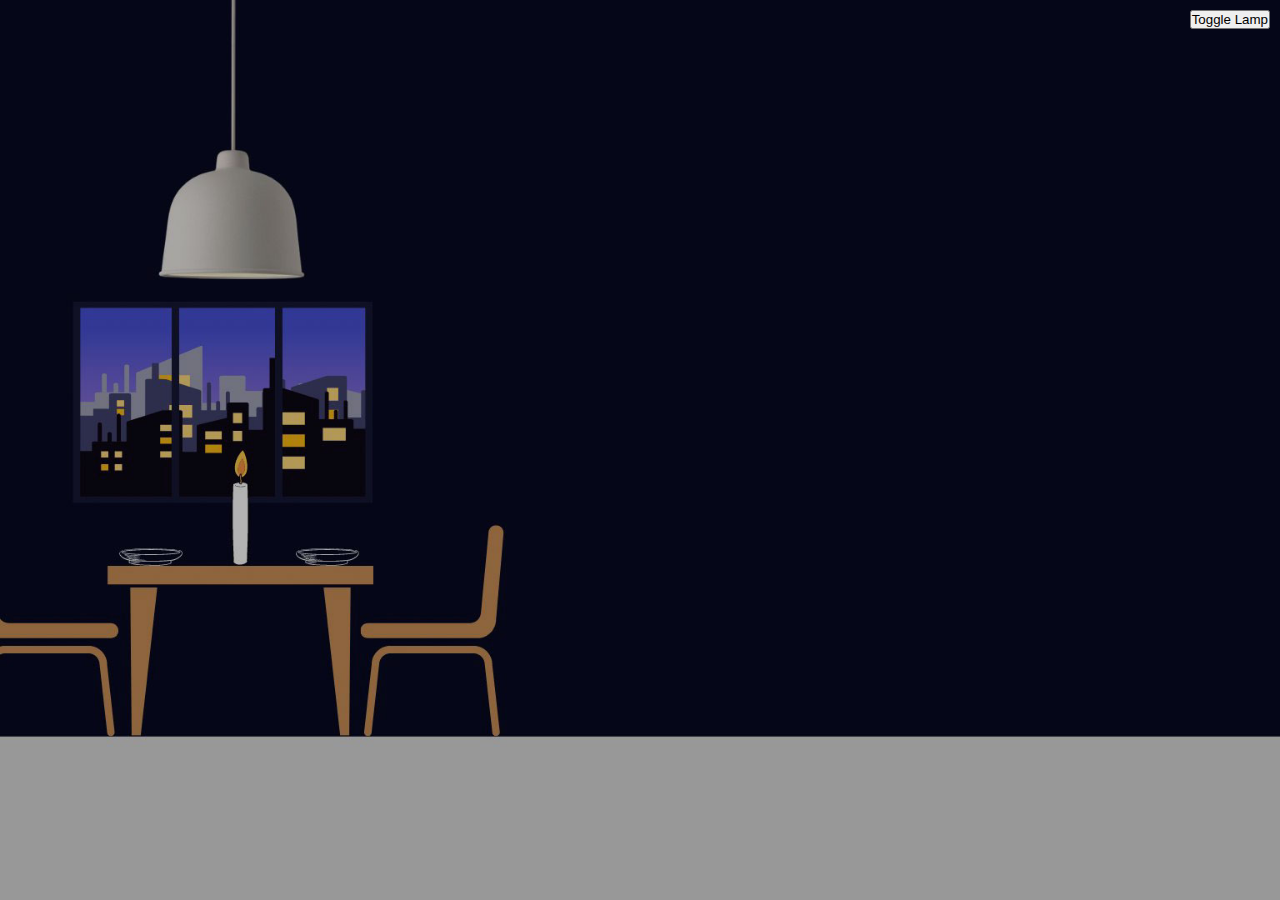
<file: index.html>
<!DOCTYPE html>
<html>
<head>
  <meta name="viewport" content="width=device-width, initial-scale=1.0">
  <title>Lamp website</title>
  <link rel="stylesheet" href="askabout.css">
</head>
<body>
  <button id="toggleBtn">Toggle Lamp</button>

  <div class="container">

    <img src="bg2update.jpg" class="lampon">
      <div class = "content">
    <h1>DATE WITH<br><span>STANFORD</span></h1>
    <a href="https://ilikepatato.github.io/date/daynight.html" class="btn">Yes</a>
    <a href="https://ilikepatato.github.io/date/daynight.html" class="btn2">Pls say yes</a>


  </div>




  <script>
    var container = document.querySelector(".container");
    var lampOn = document.querySelector(".lampon");
    var toggleBtn = document.getElementById("toggleBtn");



    toggleBtn.addEventListener("click", function() {

      container.classList.toggle("active");

    });
  </script>
</body>
</html>
</file>
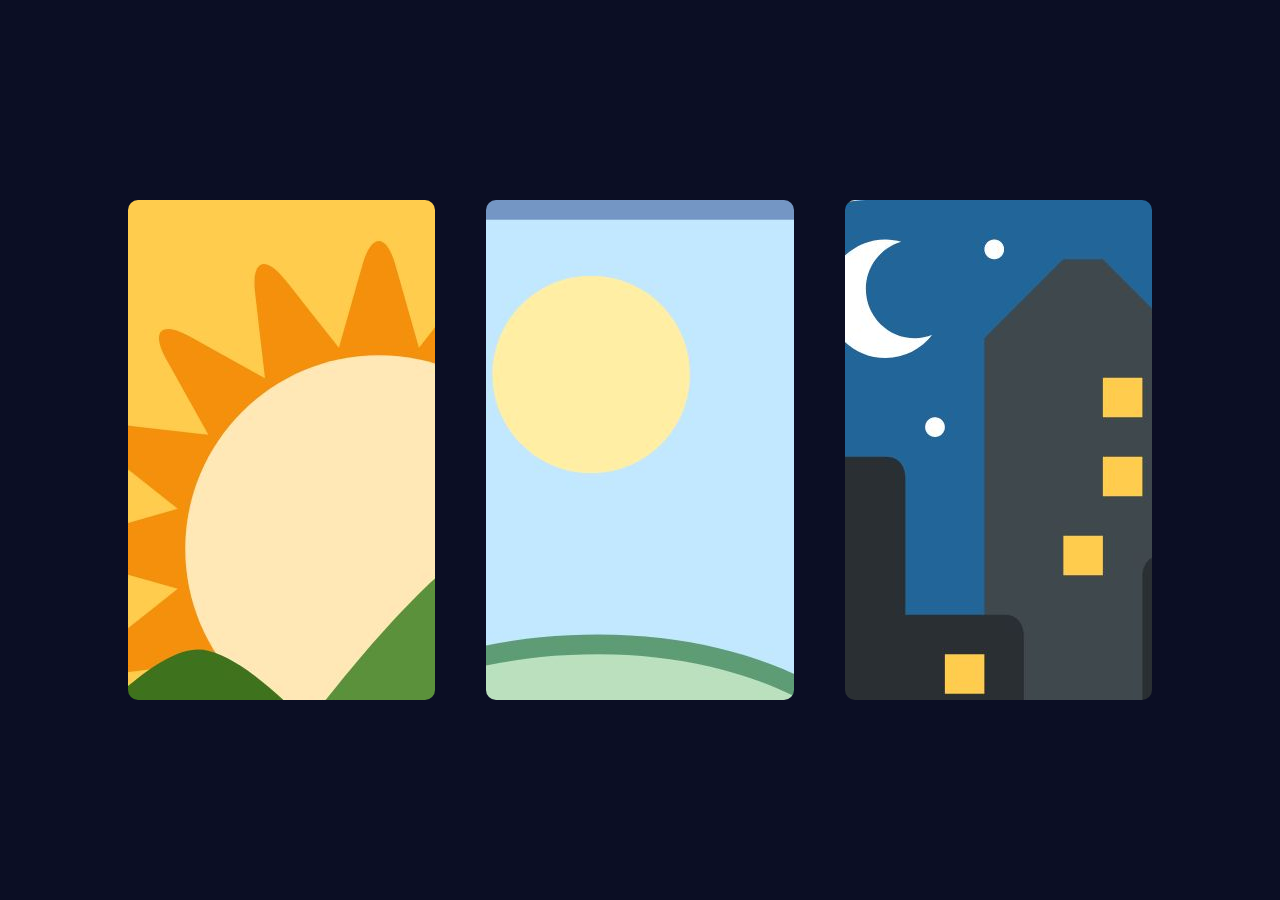
<file: daynight.html>
<!DOCTYPE html>
<html>
<head>
  <meta name="viewport" content="width=device-width, initial-scale=1.0">
  <title>Lamp website</title>
  <link rel="stylesheet" href="askabout.css">
</head>
<body>
	<div class = "container_daynight">
		<div class= "row">
			<a href="https://ilikepatato.github.io/date/JK.html" class="daynight-col">
				<img src="day.jpg">
				<div class="layer">
					<h3>DAY</h3>
				</div>
			</a>
			<a href="https://ilikepatato.github.io/date/JK.html" class="daynight-col">
				<img src="afternoon.jpg">
				<div class="layer">
					<h3>AFTERNOON</h3>
				</div>
			</a>
			<a href="https://ilikepatato.github.io/date/JK.html" class="daynight-col">
				<img src="night.jpg">
				<div class="layer">
					<h3>NIGHT</h3>
				</div>
			</a>


		</div>
	</div>
</file>
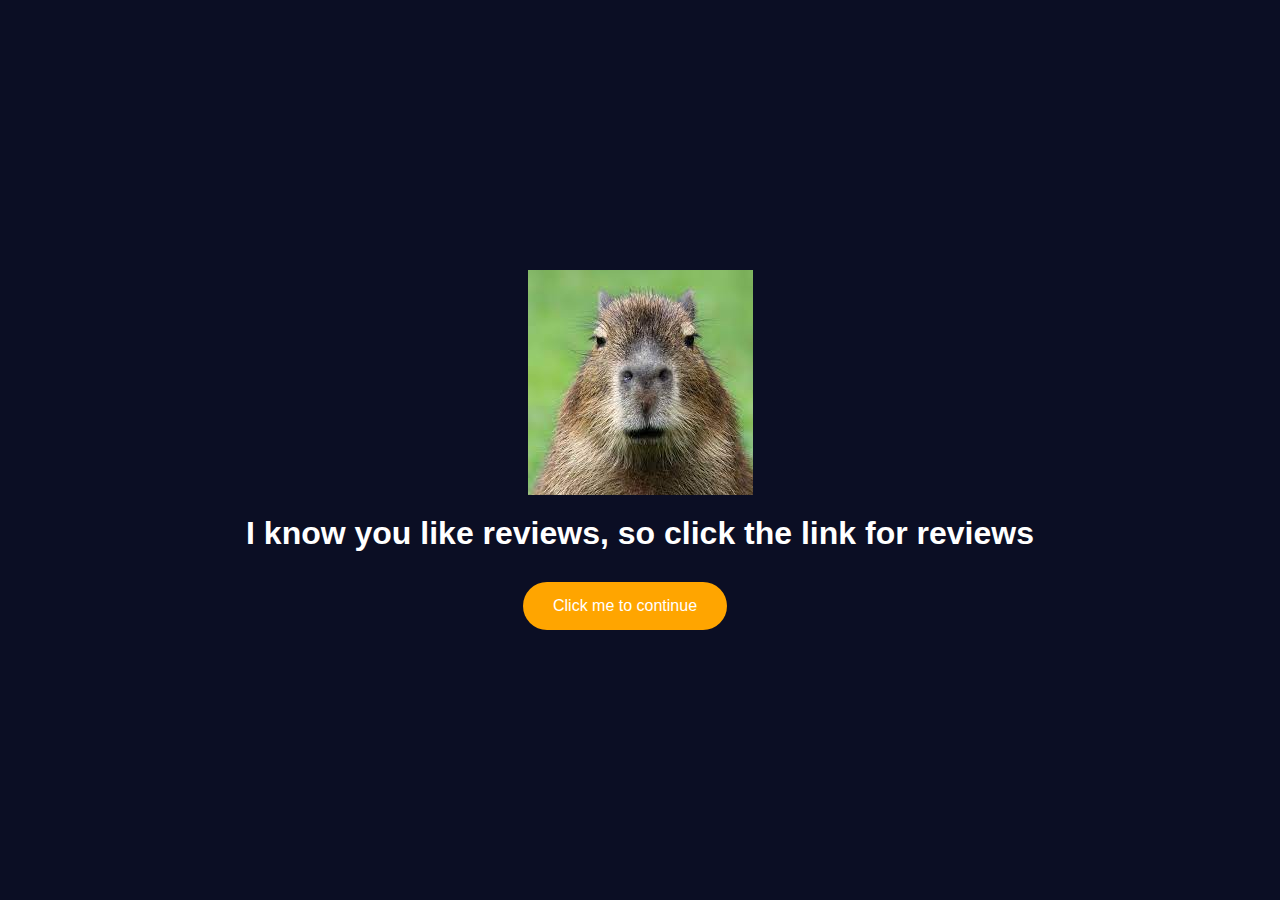
<file: final_page.html>
<!DOCTYPE html>
<html>
<head>
  <meta name="viewport" content="width=device-width, initial-scale=1.0">
  <title>Lamp website</title>
  <link rel="stylesheet" href="askabout.css">
</head>
<body>
	<div class="capycontainer">
		<img src="capy2.jpg">
		<div class="capycontent">
			<h1>I know you like reviews, so click the link for reviews</h1>
			<a href="https://www.google.com/search?q=tap+room+kl&rlz=1C1EJFC_enMY891MY891&oq=tap+room+kl&gs_lcrp=EgZjaHJvbWUqEAgAEAAYgwEY4wIYsQMYgAQyEAgAEAAYgwEY4wIYsQMYgAQyEwgBEC4YgwEYrwEYxwEYsQMYgAQyBggCEEUYOzIHCAMQABiABDIHCAQQABiABDIGCAUQRRhAMgcIBhAAGIAEMgcIBxAAGIAE0gEIMTU5MWowajeoAgCwAgA&sourceid=chrome&ie=UTF-8#lrd=0x31cc475c3a4a10a3:0x890695a45fa1bc0a,1,,,," class="btn3">Click me to continue</a>
		</div>
	</div>
</body>
</html>
</file>
<file: askabout.css>
* {
  margin: 0;
  padding: 0;
  font-family: 'poppins', sans-serif;
  box-sizing: border-box;
}

body, html {
  height: 100%;
  margin: 0;
  overflow: hidden;
  background-color: #0b0e24;
  z-index = -1;
}

#toggleBtn {
  position: absolute;
  top: 10px;
  right: 10px;
  z-index: 2;
}

.container{
  width: auto;
  height: 100vh;
  background-image: url("bg1update.jpg");
  background-position: center;
  background-size:cover;
  padding: 0 7%;
  color: #fff;
}




.lampon {
  position: absolute;
  top: 0;
  left: 0;
  object-fit: cover;
  width: 100%;
  height: 100vh;
  opacity: 0;
  transition: opacity 0.5s;
}



.container.active .lampon,.container.active .content{
  opacity: 1;
}


.content{
  position: absolute;
  top: 40%;
  left: 75%;
  transform: translate(-50%, -50%); /* Center the content */
  text-align: center; /* Align the text center */
  z-index: 3;
  opacity: 0;
  transition: opacity 0.5s ease;

}


.content h1{
  font-size: 70px;
}
.content h1 span{
  color:blue;
}
.content .btn{
  display: inline-block;
  margin-top: 30px;
  background: orange;
  color: white;
  text-decoration: none;
  padding: 15px 30px;
  border-radius:30px;
  margin-right: 30px;
}

.content .btn2{
  display: inline-block;
  margin-top: 10px;
  background: orange;
  color: white;
  text-decoration: none;
  padding: 15px 30px;
  border-radius:30px;

}
@media only screen and (max-width: 420px){
  .container{
    height: 60%;
    padding: 0 110%;
    margin-right: -20%;
    position: absolute;
  }

  .lampon{
    height: 100%;
    margin-top:0px;
    padding-right:-5%;
    top: 0;
    left: 0;

    margin-right: -25%;

  }

  #toggleBtn{
    top:750px;
    margin-right:120px;
    padding:5%;


  }

  body,html{
    background-color: #0b0e24;
    z-index = -1;
  }

  .content{
    top:630px;
    left: 195px;
    margin-bottom: 10px


  }

  .content h1{
  font-size: 55px;
}

  .content .btn{
  margin-top:8px;
  }
}



/*----DAY & NIGHT -----*/
.container_daynight {
  display: flex;
  justify-content: center;
  align-items: center;
  height: 100vh; /* Adjust the height as needed */
}

.daynight-col{
  height:500px;
  margin-top: 50px;
  flex-basis: 30%;
  border-radius: 10px;
  margin-bottom:50px;
  position: relative;
  overflow: hidden;
}

.row{
  width: 80%;
  display: flex;
  justify-content: space-between;
  align-items: center;

}

.layer{
  background: transparent;
  height: 100%;
  width: 100%;
  position: absolute;
  top: 0;
  left: 0;
  transition:0.1s;
}

.layer h3{
  width: 100%;
  font-weight: 500;
  color: black;
  font-size: 26px;
  bottom: 0;
  left: 0;
  text-align: center;
  position: absolute;
  opacity: 0;
  transition: 0.5s;
}



.layer:hover{
  background: rgba(255, 255, 255,0.7);
}

.layer:hover h3{
  bottom: 49%;
  opacity: 1;
}

/*---jk---*/
.capycontainer{
  display:flex;
  flex-direction: column;
  justify-content: center;
  align-items: center;
  height: 100vh; /* Optional, adjust the height as needed */
}

.capycontainer img {
  max-width: 50%;
  max-height: 50%;
}
.capycontent{
  text-align: center;
  margin-top: 20px;
}

.capycontent h1{
  color:white;
}
.capycontainer .btn3{
  display: inline-block;
  margin-top: 30px;
  background: orange;
  color: white;
  text-decoration: none;
  padding: 15px 30px;
  border-radius:30px;
  margin-right: 30px;
}

  .plancontainer{
  background-color:#444444;
}

/*-----animation----*/
.fade-in {
  opacity: 0;
  transition: opacity 0.5s ease-in;
}

.fade-in.active {
  opacity: 1;
}
</file>
